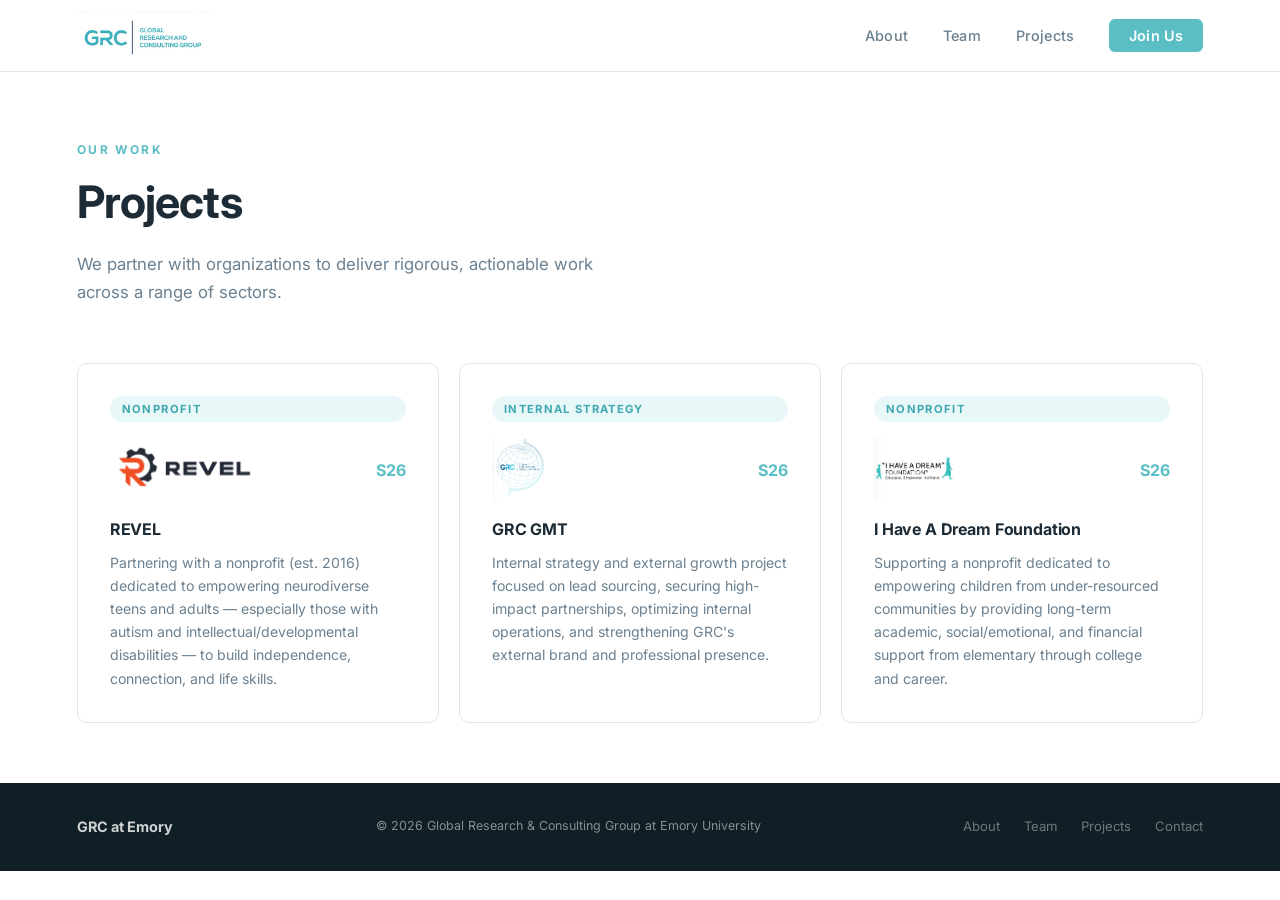
<file: projects.html>
<!DOCTYPE html>
<html lang="en">
<head>
  <meta charset="UTF-8" />
  <meta name="viewport" content="width=device-width, initial-scale=1.0" />
  <title>Projects | GRC at Emory</title>
  <link rel="preconnect" href="https://fonts.googleapis.com">
  <link rel="preconnect" href="https://fonts.gstatic.com" crossorigin>
  <link href="https://fonts.googleapis.com/css2?family=Inter:wght@300;400;500;600;700&display=swap" rel="stylesheet">
  <link rel="stylesheet" href="styles.css" />
</head>
<body>

  <!-- NAV -->
  <nav class="navbar">
    <div class="nav-brand">
      <a href="index.html"><img src="logo.png" alt="GRC Global Research and Consulting Group" class="logo-img"></a>
    </div>
    <ul class="nav-links">
      <li><a href="index.html#about">About</a></li>
      <li><a href="team.html">Team</a></li>
      <li><a href="projects.html">Projects</a></li>
      <li><a href="index.html#contact" class="nav-cta">Join Us</a></li>
    </ul>
    <button class="hamburger" id="hamburger">&#9776;</button>
  </nav>

  <!-- PROJECTS -->
  <section class="section" id="projects" style="padding-top: 140px;">
    <div class="container">
      <p class="overline">Our Work</p>
      <h2>Projects</h2>
      <p class="section-intro">We partner with organizations to deliver rigorous, actionable work across a range of sectors.</p>
      <div class="projects-grid">

        <div class="project-card">
          <span class="project-tag">Nonprofit</span>
          <div class="project-logo-row">
            <img src="revel.png" alt="REVEL" class="project-logo">
            <span class="project-year">S26</span>
          </div>
          <h3>REVEL</h3>
          <p>Partnering with a nonprofit (est. 2016) dedicated to empowering neurodiverse teens and adults — especially those with autism and intellectual/developmental disabilities — to build independence, connection, and life skills.</p>
        </div>

        <div class="project-card">
          <span class="project-tag">Internal Strategy</span>
          <div class="project-logo-row">
            <img src="grcinternal.png" alt="GRC Global Research and Consulting Group" class="project-logo">
            <span class="project-year">S26</span>
          </div>
          <h3>GRC GMT</h3>
          <p>Internal strategy and external growth project focused on lead sourcing, securing high-impact partnerships, optimizing internal operations, and strengthening GRC's external brand and professional presence.</p>
        </div>

        <div class="project-card">
          <span class="project-tag">Nonprofit</span>
          <div class="project-logo-row">
            <img src="ihaveadream.png" alt="I Have A Dream Foundation" class="project-logo">
            <span class="project-year">S26</span>
          </div>
          <h3>I Have A Dream Foundation</h3>
          <p>Supporting a nonprofit dedicated to empowering children from under-resourced communities by providing long-term academic, social/emotional, and financial support from elementary through college and career.</p>
        </div>

      </div>
    </div>
  </section>

  <!-- FOOTER -->
  <footer class="footer">
    <div class="container footer-inner">
      <span class="footer-brand">GRC at Emory</span>
      <p class="footer-copy">&copy; 2026 Global Research & Consulting Group at Emory University</p>
      <div class="footer-links">
        <a href="index.html#about">About</a>
        <a href="team.html">Team</a>
        <a href="projects.html">Projects</a>
        <a href="index.html#contact">Contact</a>
      </div>
    </div>
  </footer>

  <div id="toast" class="toast">Thanks! We'll be in touch soon.</div>

  <script src="script.js"></script>
</body>
</html>
</file>
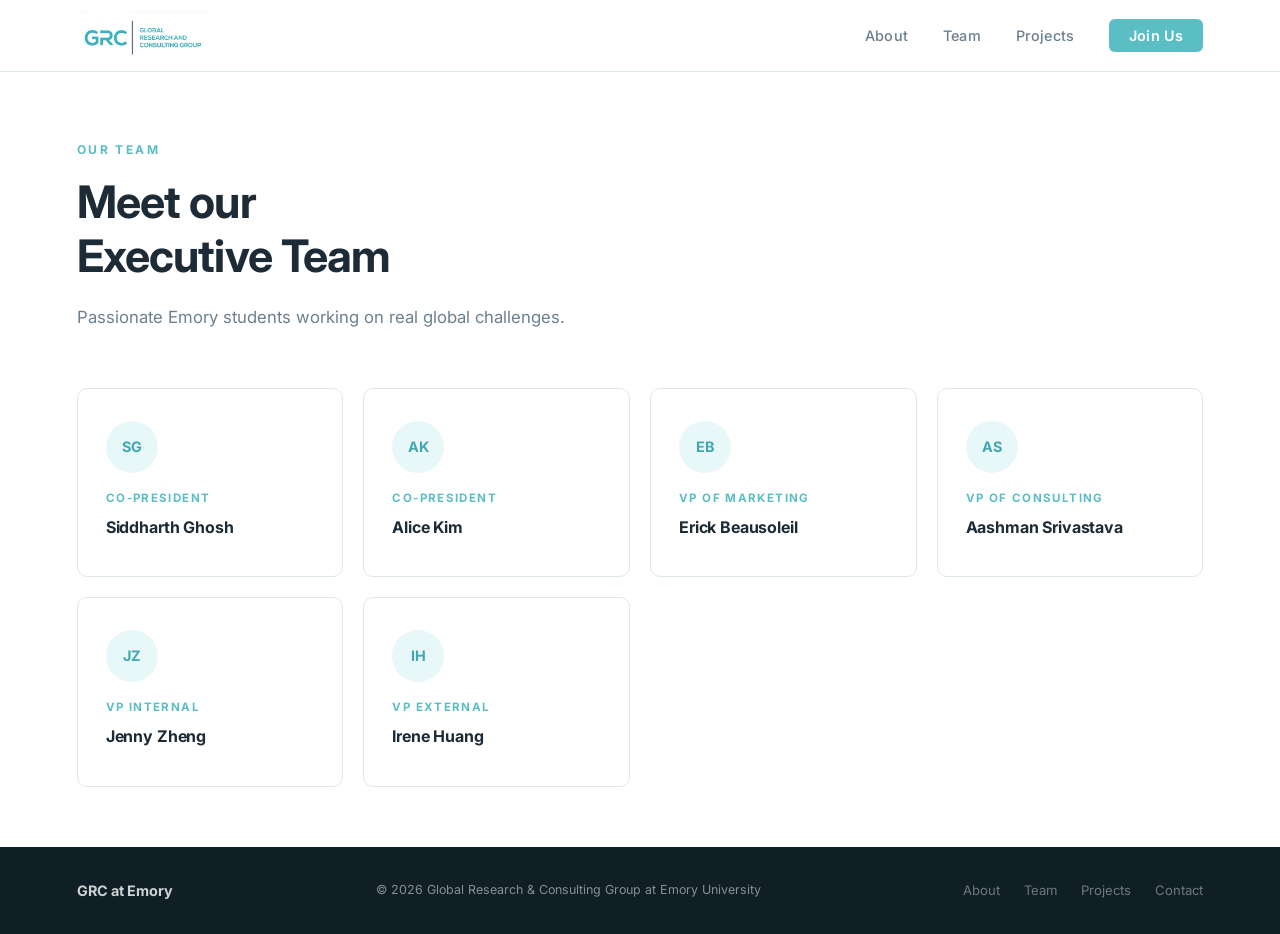
<file: team.html>
<!DOCTYPE html>
<html lang="en">
<head>
  <meta charset="UTF-8" />
  <meta name="viewport" content="width=device-width, initial-scale=1.0" />
  <title>Team | GRC at Emory</title>
  <link rel="preconnect" href="https://fonts.googleapis.com">
  <link rel="preconnect" href="https://fonts.gstatic.com" crossorigin>
  <link href="https://fonts.googleapis.com/css2?family=Inter:wght@300;400;500;600;700&display=swap" rel="stylesheet">
  <link rel="stylesheet" href="styles.css" />
</head>
<body>

  <!-- NAV -->
  <nav class="navbar">
    <div class="nav-brand">
      <a href="index.html"><img src="logo.png" alt="GRC Global Research and Consulting Group" class="logo-img"></a>
    </div>
    <ul class="nav-links">
      <li><a href="index.html#about">About</a></li>
      <li><a href="team.html">Team</a></li>
      <li><a href="projects.html">Projects</a></li>
      <li><a href="index.html#contact" class="nav-cta">Join Us</a></li>
    </ul>
    <button class="hamburger" id="hamburger">&#9776;</button>
  </nav>

  <!-- TEAM -->
  <section class="section" id="team" style="padding-top: 140px;">
    <div class="container">
      <p class="overline">Our Team</p>
      <h2>Meet our<br>Executive Team</h2>
      <p class="section-intro">Passionate Emory students working on real global challenges.</p>
      <div class="team-grid">
        <div class="team-card">
          <div class="team-avatar">SG</div>
          <div class="team-role">Co-President</div>
          <h3>Siddharth Ghosh</h3>
        </div>
        <div class="team-card">
          <div class="team-avatar">AK</div>
          <div class="team-role">Co-President</div>
          <h3>Alice Kim</h3>
        </div>
        <div class="team-card">
          <div class="team-avatar">EB</div>
          <div class="team-role">VP of Marketing</div>
          <h3>Erick Beausoleil</h3>
        </div>
        <div class="team-card">
          <div class="team-avatar">AS</div>
          <div class="team-role">VP of Consulting</div>
          <h3>Aashman Srivastava</h3>
        </div>
        <div class="team-card">
          <div class="team-avatar">JZ</div>
          <div class="team-role">VP Internal</div>
          <h3>Jenny Zheng</h3>
        </div>
        <div class="team-card">
          <div class="team-avatar">IH</div>
          <div class="team-role">VP External</div>
          <h3>Irene Huang</h3>
        </div>
      </div>
    </div>
  </section>

  <!-- FOOTER -->
  <footer class="footer">
    <div class="container footer-inner">
      <span class="footer-brand">GRC at Emory</span>
      <p class="footer-copy">&copy; 2026 Global Research & Consulting Group at Emory University</p>
      <div class="footer-links">
        <a href="index.html#about">About</a>
        <a href="team.html">Team</a>
        <a href="projects.html">Projects</a>
        <a href="index.html#contact">Contact</a>
      </div>
    </div>
  </footer>

  <script src="script.js"></script>
</body>
</html>
</file>
<file: styles.css>
/* ============================================================
   GRC at Emory — Stylesheet
   Primary: #5BBEC5 (mint teal from logo)
   ============================================================ */

*, *::before, *::after { box-sizing: border-box; margin: 0; padding: 0; }

:root {
  --mint: #5BBEC5;
  --mint-dark: #3fa8b0;
  --mint-light: #e8f7f8;
  --dark: #1c2b35;
  --dark-mid: #2f4655;
  --text: #3a4a54;
  --text-muted: #6b8090;
  --border: #dde8ea;
  --white: #ffffff;
  --gray-bg: #f6fafb;
  --font: 'Inter', -apple-system, BlinkMacSystemFont, sans-serif;
  --radius: 10px;
  --shadow: 0 2px 16px rgba(28, 43, 53, 0.08);
  --shadow-md: 0 4px 28px rgba(28, 43, 53, 0.12);
  --transition: 0.2s ease;
}

html { scroll-behavior: smooth; }
body { font-family: var(--font); color: var(--text); background: var(--white); line-height: 1.65; }

/* ─── NAVBAR ─────────────────────────────────────────── */
.navbar {
  position: fixed; top: 0; left: 0; right: 0; z-index: 100;
  display: flex; align-items: center; justify-content: space-between;
  padding: 0 6%; height: 72px;
  background: rgba(255, 255, 255, 0.97);
  -webkit-backdrop-filter: blur(12px);
  backdrop-filter: blur(12px);
  border-bottom: 1px solid var(--border);
}

.logo-img {
  height: 52px;
  width: auto;
  display: block;
}

.nav-links { display: flex; align-items: center; gap: 2.2rem; list-style: none; }
.nav-links a {
  text-decoration: none; font-size: 0.9rem; font-weight: 500;
  color: var(--text-muted); transition: color var(--transition);
  letter-spacing: 0.01em;
}
.nav-links a:hover { color: var(--dark); }

.nav-cta {
  background: var(--mint) !important;
  color: var(--white) !important;
  padding: 8px 20px; border-radius: 6px;
  font-weight: 600 !important;
  transition: background var(--transition) !important;
}
.nav-cta:hover { background: var(--mint-dark) !important; color: var(--white) !important; }

.hamburger { display: none; background: none; border: none; font-size: 1.4rem; cursor: pointer; color: var(--dark); }

/* ─── HERO ───────────────────────────────────────────── */
.hero {
  min-height: 100vh;
  display: flex; align-items: center;
  padding: 120px 6% 40px;
  background: var(--white);
  border-bottom: 1px solid var(--border);
}

.hero-layout {
  display: grid;
  grid-template-columns: 1fr 1fr;
  gap: 60px;
  align-items: flex-start;
  width: 100%;
  max-width: 1160px;
  margin: 0 auto;
}

.hero-left {
  display: flex;
  flex-direction: column;
}

.hero-right {
  display: flex;
  align-items: center;
}

.hero-photo {
  width: 100%;
  border-radius: 12px;
  object-fit: cover;
  max-height: 480px;
  box-shadow: var(--shadow-md);
}

.hero-eyebrow {
  font-size: 0.8rem; text-transform: uppercase; letter-spacing: 0.18em;
  color: var(--mint); font-weight: 600; margin-bottom: 20px;
}

.hero h1 {
  font-size: clamp(2.4rem, 5.5vw, 4rem);
  font-weight: 700; color: var(--dark);
  line-height: 1.15; margin-bottom: 24px;
  letter-spacing: -0.02em;
  max-width: 640px;
}

.hero-desc {
  font-size: 1.1rem; color: var(--text-muted);
  max-width: 520px; margin-bottom: 40px; line-height: 1.7;
}

.hero-actions { display: flex; gap: 14px; flex-wrap: wrap; margin-bottom: 72px; }

.btn {
  display: inline-block; padding: 12px 28px; border-radius: 7px;
  font-size: 0.95rem; font-weight: 600; text-decoration: none;
  cursor: pointer; border: none; transition: all var(--transition);
  font-family: var(--font);
}
.btn-primary { background: var(--mint); color: var(--white); }
.btn-primary:hover { background: var(--mint-dark); transform: translateY(-1px); }
.btn-outline {
  background: transparent; color: var(--dark);
  border: 1.5px solid var(--border);
}
.btn-outline:hover { border-color: var(--mint); color: var(--mint); }

.hero-stats {
  display: flex; gap: 48px; flex-wrap: wrap;
  padding-top: 40px; border-top: 1px solid var(--border);
}

.stat { display: flex; flex-direction: column; gap: 4px; }
.stat-num {
  font-size: 2rem; font-weight: 700; color: var(--mint);
  line-height: 1; letter-spacing: -0.02em;
}
.stat-label { font-size: 0.82rem; color: var(--text-muted); font-weight: 500; }

/* ─── SECTIONS ───────────────────────────────────────── */
.section { padding: 60px 6%; }
.section-tint { background: var(--gray-bg); }
.section-dark { background: var(--dark); color: rgba(255,255,255,0.85); }
.container { max-width: 1160px; margin: 0 auto; }

.overline {
  font-size: 0.75rem; text-transform: uppercase; letter-spacing: 0.2em;
  color: var(--mint); font-weight: 700; margin-bottom: 16px;
}
.overline.light { color: var(--mint); }

.section h2, h2 {
  font-size: clamp(1.9rem, 3.5vw, 2.8rem);
  font-weight: 700; color: var(--dark);
  line-height: 1.2; margin-bottom: 20px;
  letter-spacing: -0.02em;
}
h2.light { color: var(--white); }

.section-intro {
  font-size: 1.05rem; color: var(--text-muted);
  max-width: 560px; margin-bottom: 56px; line-height: 1.7;
}

/* ─── PILLARS ─────────────────────────────────────────── */
.pillars {
  display: grid;
  grid-template-columns: repeat(3, 1fr);
  gap: 2px;
  border: 1px solid var(--border);
  border-radius: var(--radius);
  overflow: hidden;
}

.pillar {
  padding: 40px 32px;
  background: var(--white);
  transition: background var(--transition);
}
.pillar:hover { background: var(--mint-light); }
.pillar + .pillar { border-left: 1px solid var(--border); }

.pillar-icon {
  width: 44px; height: 44px;
  background: var(--mint-light);
  border-radius: 10px;
  display: flex; align-items: center; justify-content: center;
  margin-bottom: 20px; color: var(--mint);
}
.pillar-icon svg { width: 22px; height: 22px; }

.pillar h3 {
  font-size: 1rem; font-weight: 700; color: var(--dark);
  margin-bottom: 10px; letter-spacing: -0.01em;
}
.pillar p { font-size: 0.9rem; color: var(--text-muted); line-height: 1.65; }

/* ─── TEAM ────────────────────────────────────────────── */
.team-grid {
  display: grid;
  grid-template-columns: repeat(auto-fill, minmax(260px, 1fr));
  gap: 20px;
}

.team-card {
  background: var(--white);
  border: 1px solid var(--border);
  border-radius: var(--radius);
  padding: 32px 28px;
  transition: box-shadow var(--transition), transform var(--transition);
}
.team-card:hover { box-shadow: var(--shadow-md); transform: translateY(-2px); }

.team-avatar {
  width: 52px; height: 52px;
  border-radius: 50%;
  background: var(--mint-light);
  color: var(--mint-dark);
  display: flex; align-items: center; justify-content: center;
  font-size: 0.9rem; font-weight: 700;
  margin-bottom: 16px;
}

.team-role {
  font-size: 0.72rem; text-transform: uppercase; letter-spacing: 0.12em;
  color: var(--mint); font-weight: 700; margin-bottom: 6px;
}

.team-card h3 {
  font-size: 1rem; font-weight: 700; color: var(--dark);
  margin-bottom: 4px; letter-spacing: -0.01em;
}
.team-card p { font-size: 0.85rem; color: var(--text-muted); }

/* ─── PROJECTS ────────────────────────────────────────── */
.projects-grid {
  display: grid;
  grid-template-columns: repeat(auto-fill, minmax(320px, 1fr));
  gap: 20px;
}

.project-card {
  background: var(--white);
  border: 1px solid var(--border);
  border-radius: var(--radius);
  padding: 32px;
  display: flex; flex-direction: column;
  transition: box-shadow var(--transition), transform var(--transition);
}
.project-card:hover { box-shadow: var(--shadow-md); transform: translateY(-2px); }

.project-logo-row {
  display: flex;
  align-items: center;
  justify-content: space-between;
  margin-bottom: 16px;
}

.project-logo-row .project-logo {
  margin-bottom: 0;
}

.project-logo {
  width: 100%;
  max-height: 64px;
  object-fit: contain;
  object-position: left;
  margin-bottom: 16px;
}

.project-tag {
  display: inline-block; margin-bottom: 16px;
  font-size: 0.7rem; font-weight: 700; text-transform: uppercase; letter-spacing: 0.12em;
  padding: 4px 12px; border-radius: 999px;
  background: var(--mint-light); color: var(--mint-dark);
}

.project-card h3 {
  font-size: 1rem; font-weight: 700; color: var(--dark);
  margin-bottom: 10px; line-height: 1.4; letter-spacing: -0.01em;
}
.project-card p {
  font-size: 0.88rem; color: var(--text-muted); line-height: 1.65; flex: 1;
}

.project-footer {
  display: flex; justify-content: space-between; align-items: center;
  margin-top: 24px; padding-top: 16px; border-top: 1px solid var(--border);
  font-size: 0.8rem;
}
.project-client { color: var(--text-muted); font-weight: 500; }
.project-year { color: var(--mint); font-weight: 700; }

/* ─── VALUES ──────────────────────────────────────────── */
.values-blocks {
  display: flex;
  flex-direction: column;
  gap: 24px;
  max-width: 760px;
  margin-top: 8px;
}

#about h2 {
  margin-bottom: 8px;
}

.value-block p {
  font-size: 1.05rem;
  color: var(--text);
  line-height: 1.8;
}

/* ─── GROUP PHOTO ─────────────────────────────────────── */
.group-photo {
  width: 100%;
  border-radius: var(--radius);
  display: block;
  object-fit: cover;
  max-height: 520px;
  box-shadow: var(--shadow-md);
}

/* ─── RECRUIT / SOCIAL ────────────────────────────────── */
.recruit-section {
  max-width: 600px;
}

.recruit-desc {
  color: rgba(255,255,255,0.7); font-size: 1.05rem; line-height: 1.7;
  margin-bottom: 36px;
}

.social-links {
  display: flex; gap: 16px; flex-wrap: wrap;
}

.social-btn {
  display: inline-flex; align-items: center; gap: 10px;
  padding: 12px 24px; border-radius: 7px;
  font-size: 0.95rem; font-weight: 600; text-decoration: none;
  background: rgba(255,255,255,0.08);
  border: 1px solid rgba(255,255,255,0.15);
  color: var(--white);
  transition: all var(--transition);
}
.social-btn:hover {
  background: var(--mint); border-color: var(--mint);
}

/* ─── CONTACT ─────────────────────────────────────────── */
.contact-grid {
  display: grid; grid-template-columns: 1fr 1fr; gap: 80px; align-items: start;
}

.contact-left p {
  color: rgba(255,255,255,0.7); font-size: 1.05rem; line-height: 1.7; margin-bottom: 36px;
}

.contact-info {
  list-style: none; display: flex; flex-direction: column; gap: 14px;
}
.contact-info li {
  display: flex; align-items: center; gap: 12px;
  color: rgba(255,255,255,0.75); font-size: 0.9rem;
}
.contact-info svg { width: 18px; height: 18px; flex-shrink: 0; color: var(--mint); }

.contact-right {
  background: rgba(255,255,255,0.05);
  border: 1px solid rgba(255,255,255,0.1);
  border-radius: var(--radius);
  padding: 36px;
}

.contact-form h3 {
  color: var(--white); font-size: 1.1rem; font-weight: 700;
  margin-bottom: 24px; letter-spacing: -0.01em;
}

.contact-form input,
.contact-form select,
.contact-form textarea {
  width: 100%; margin-bottom: 12px;
  padding: 11px 14px;
  background: rgba(255,255,255,0.07);
  border: 1px solid rgba(255,255,255,0.15);
  border-radius: 7px; color: var(--white); font-size: 0.88rem;
  font-family: var(--font);
  transition: border-color var(--transition);
}
.contact-form input::placeholder,
.contact-form textarea::placeholder { color: rgba(255,255,255,0.35); }
.contact-form select option { background: var(--dark); color: white; }
.contact-form input:focus,
.contact-form select:focus,
.contact-form textarea:focus {
  outline: none; border-color: var(--mint);
}
.contact-form .btn { width: 100%; margin-top: 6px; text-align: center; }

/* ─── FOOTER ──────────────────────────────────────────── */
.footer {
  background: #101e26; color: rgba(255,255,255,0.5);
  padding: 32px 6%;
}
.footer-inner {
  max-width: 1160px; margin: 0 auto;
  display: flex; align-items: center; justify-content: space-between;
  flex-wrap: wrap; gap: 16px;
}
.footer-brand { color: rgba(255,255,255,0.8); font-weight: 700; font-size: 0.9rem; }
.footer-copy { font-size: 0.78rem; }
.footer-links { display: flex; gap: 24px; }
.footer-links a {
  color: rgba(255,255,255,0.4); text-decoration: none;
  font-size: 0.82rem; transition: color var(--transition);
}
.footer-links a:hover { color: var(--mint); }

/* ─── TOAST ───────────────────────────────────────────── */
.toast {
  position: fixed; bottom: 28px; right: 28px; z-index: 999;
  background: var(--dark); color: white;
  padding: 13px 22px; border-radius: 8px;
  font-size: 0.88rem; font-weight: 500;
  border-left: 3px solid var(--mint);
  box-shadow: var(--shadow-md);
  transform: translateY(80px); opacity: 0;
  transition: all 0.4s cubic-bezier(0.34, 1.56, 0.64, 1);
  pointer-events: none;
}
.toast.show { transform: translateY(0); opacity: 1; }

/* ─── RESPONSIVE ──────────────────────────────────────── */
@media (max-width: 960px) {
  .pillars { grid-template-columns: 1fr; }
  .pillar + .pillar { border-left: none; border-top: 1px solid var(--border); }
  .contact-grid { grid-template-columns: 1fr; gap: 48px; }
}

@media (max-width: 700px) {
  .navbar { padding: 0 5%; }
  .nav-links { display: none; }
  .hamburger { display: block; }
  .nav-links.open {
    display: flex; flex-direction: column; align-items: flex-start;
    position: fixed; top: 72px; left: 0; right: 0;
    background: white; padding: 20px 5%; gap: 1.2rem;
    border-bottom: 1px solid var(--border);
    box-shadow: var(--shadow);
  }
  .hero { padding: 100px 5% 60px; }
  .section { padding: 72px 5%; }
  .hero-stats { gap: 32px; }
  .projects-grid { grid-template-columns: 1fr; }
  .team-grid { grid-template-columns: 1fr; }
  .footer-inner { flex-direction: column; align-items: flex-start; }
}
</file>
